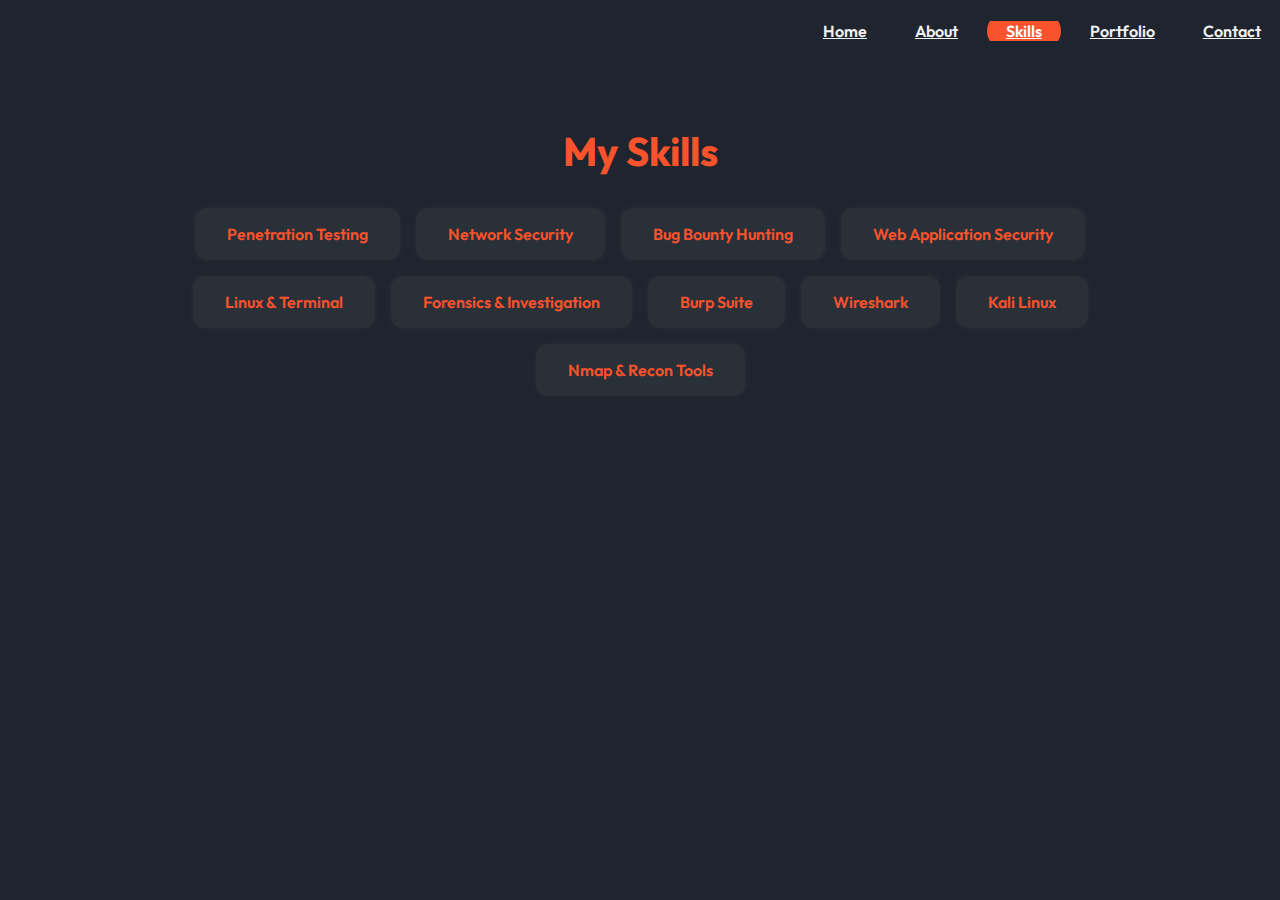
<file: about.html>
<!DOCTYPE html>
<html lang="en">
<head>
  <meta charset="UTF-8" />
  <meta name="viewport" content="width=device-width, initial-scale=1.0"/>
  <title>Skills - Sanket Kumkar</title>
  <link rel="stylesheet" href="style.css" />
  <style>
    .skills-section {
      padding: 4rem 2rem;
      background-color: #1F252E;
      color: #ffffff;
      font-family: 'Outfit', sans-serif;
    }

    .skills-container {
      max-width: 900px;
      margin: auto;
      display: flex;
      flex-wrap: wrap;
      gap: 1rem;
      justify-content: center;
    }

    .skill-box {
      background: rgba(255, 255, 255, 0.05);
      padding: 1rem 2rem;
      border-radius: 12px;
      font-size: 1rem;
      font-weight: 600;
      color: var(--primary-color);
      box-shadow: 0 0 8px rgba(255, 255, 255, 0.05);
      transition: 0.3s ease;
    }

    .skill-box:hover {
      transform: scale(1.05);
      background-color: #2d3642;
    }

    h1 {
      text-align: center;
      margin-bottom: 2rem;
      color: var(--primary-color);
      font-size: 2.5rem;
    }

    @media screen and (max-width: 600px) {
      .skill-box {
        font-size: 0.95rem;
        padding: 0.8rem 1.5rem;
      }
    }
  </style>
</head>
<body>
  <header class="page-header">
    <div class="logo"><a href="index.html">Sanket</a></div>
    <ul>
      <li><a href="index.html">Home</a></li>
      <li><a href="about.html">About</a></li>
      <li><a class="active" href="skills.html">Skills</a></li>
      <li><a href="portfolio.html">Portfolio</a></li>
      <li><a href="contact.html">Contact</a></li>
    </ul>
  </header>

  <section class="skills-section">
    <h1>My Skills</h1>
    <div class="skills-container">
      <div class="skill-box">Penetration Testing</div>
      <div class="skill-box">Network Security</div>
      <div class="skill-box">Bug Bounty Hunting</div>
      <div class="skill-box">Web Application Security</div>
      <div class="skill-box">Linux & Terminal</div>
      <div class="skill-box">Forensics & Investigation</div>
      <div class="skill-box">Burp Suite</div>
      <div class="skill-box">Wireshark</div>
      <div class="skill-box">Kali Linux</div>
      <div class="skill-box">Nmap & Recon Tools</div>
    </div>
  </section>
</body>
</html>
</file>
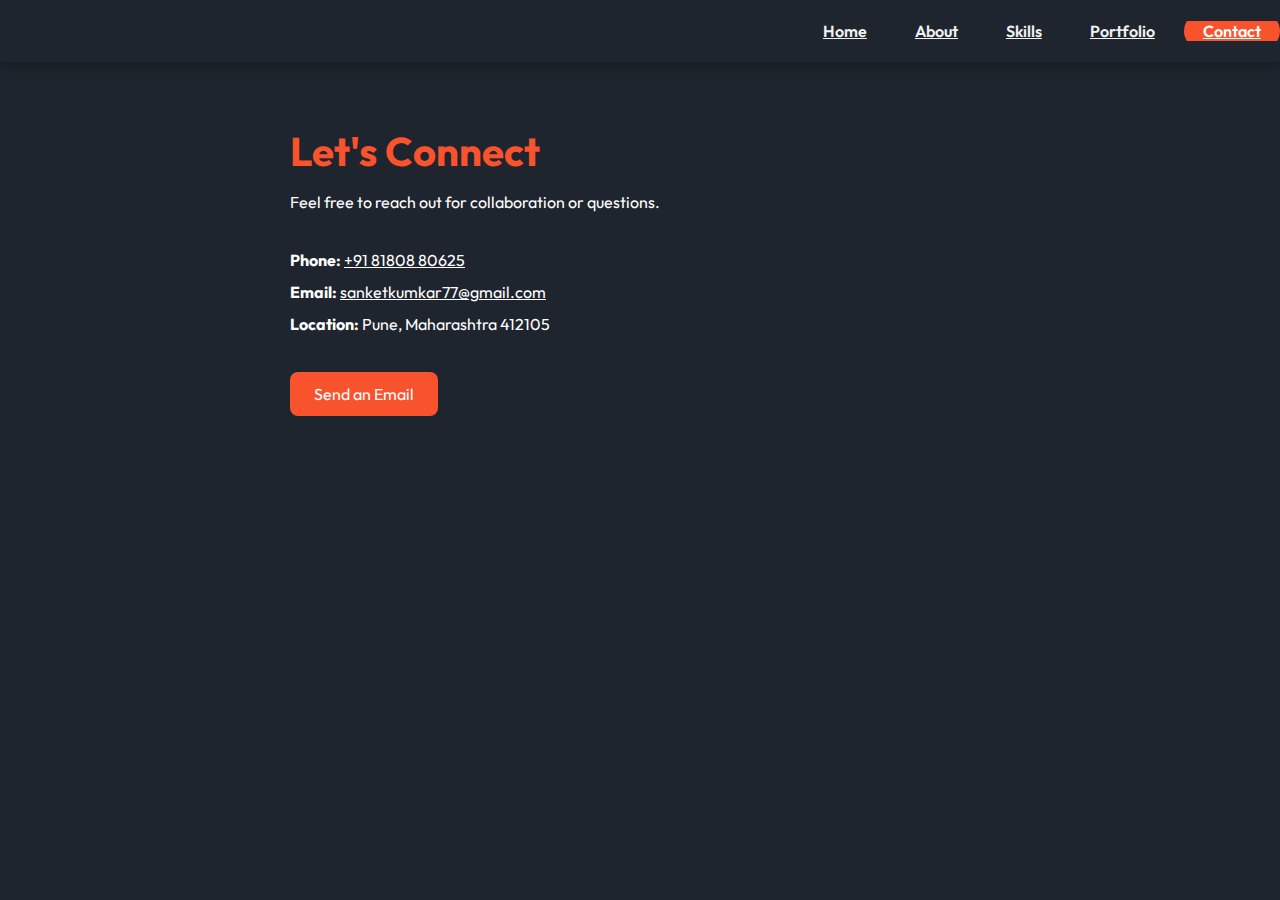
<file: contact.html>
<!DOCTYPE html>
<html lang="en">
<head>
  <meta charset="UTF-8" />
  <meta name="viewport" content="width=device-width, initial-scale=1.0"/>
  <title>Contact - Sanket Kumkar</title>
  <link rel="stylesheet" href="style.css" />
  <link rel="stylesheet" href="https://cdnjs.cloudflare.com/ajax/libs/font-awesome/6.5.0/css/all.min.css">
</head>
<body>

  <!-- Header with Navigation -->
  <header class="page-header container">
    <div class="logo"><a href="index.html">Sanket</a></div>

    <input type="checkbox" id="click">
    <label for="click" class="menu">
      <i class="fas fa-bars"></i>
    </label>

    <ul>
      <li><a href="index.html">Home</a></li>
      <li><a href="about.html">About</a></li>
      <li><a href="skills.html">Skills</a></li>
      <li><a href="portfolio.html">Portfolio</a></li>
      <li><a class="active" href="contact.html">Contact</a></li>
    </ul>
  </header>

  <!-- Contact Page Content -->
  <section class="container" style="padding: 4rem 1rem; max-width: 700px; margin: auto;">
    <h1 style="color: var(--primary-color); font-size: 2.5rem; margin-bottom: 1rem;">Let's Connect</h1>
    <p style="margin-bottom: 2rem;">Feel free to reach out for collaboration or questions.</p>

    <div style="line-height: 2;">
      <p><strong>Phone:</strong> <a href="tel:+918180880625" style="color: #fff;">+91 81808 80625</a></p>
      <p><strong>Email:</strong> <a href="mailto:sanketkumkar77@gmail.com" style="color: #fff;">sanketkumkar77@gmail.com</a></p>
      <p><strong>Location:</strong> Pune, Maharashtra 412105</p>
    </div>

    <div style="margin-top: 2rem;">
      <a href="mailto:sanketkumkar77@gmail.com" style="display: inline-block; padding: 0.75rem 1.5rem; background-color: var(--primary-color); color: #fff; border-radius: 8px; text-decoration: none;">Send an Email</a>
    </div>
  </section>

</body>
</html>
</file>
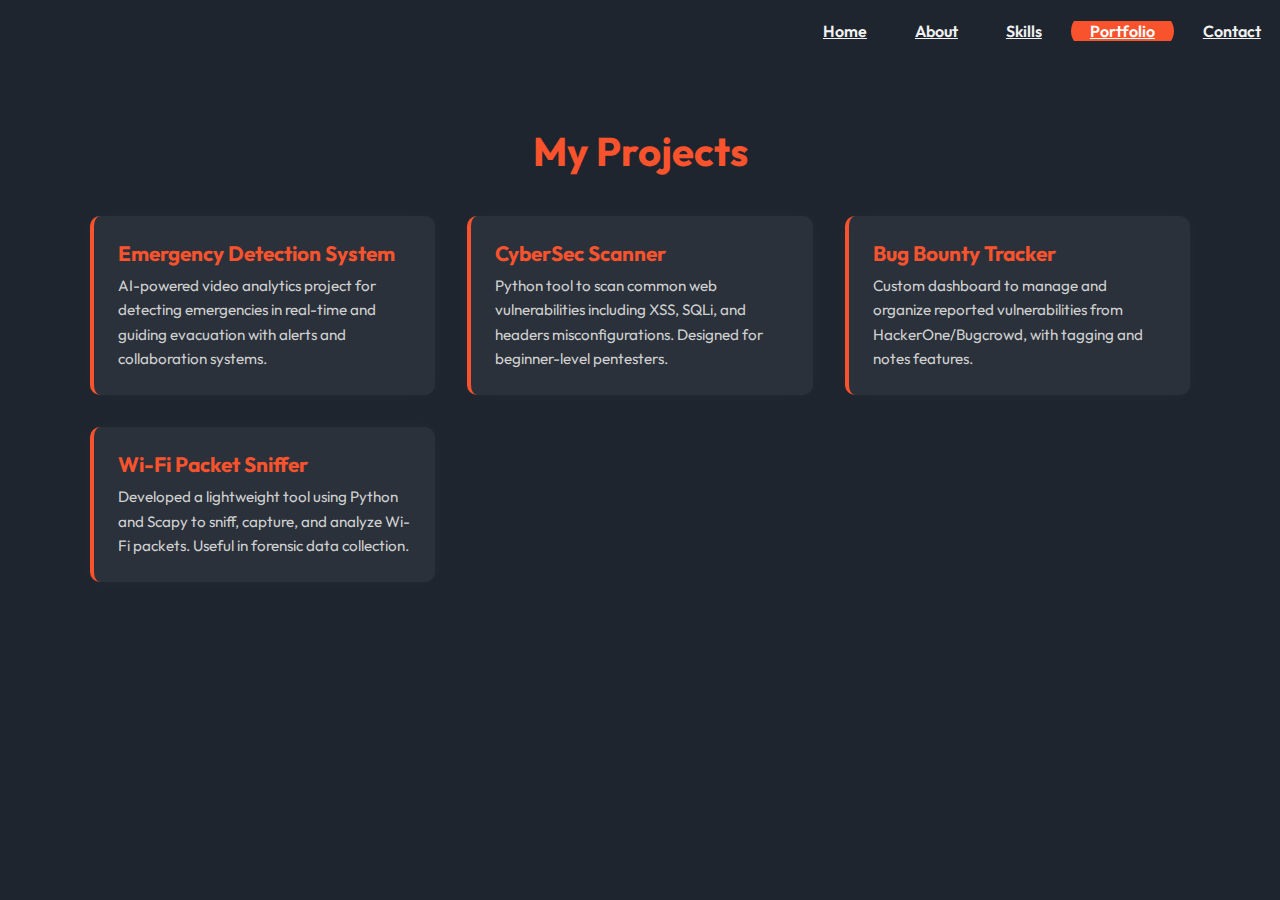
<file: portfolio.html>
<!DOCTYPE html>
<html lang="en">
<head>
  <meta charset="UTF-8" />
  <meta name="viewport" content="width=device-width, initial-scale=1.0"/>
  <title>Portfolio - Sanket Kumkar</title>
  <link rel="stylesheet" href="style.css" />
  <style>
    .portfolio-section {
      padding: 4rem 2rem;
      background-color: #1F252E;
      color: #ffffff;
      font-family: 'Outfit', sans-serif;
    }

    .portfolio-section h1 {
      text-align: center;
      margin-bottom: 2.5rem;
      color: var(--primary-color);
      font-size: 2.5rem;
    }

    .portfolio-container {
      display: grid;
      grid-template-columns: repeat(auto-fit, minmax(280px, 1fr));
      gap: 2rem;
      max-width: 1100px;
      margin: auto;
    }

    .project-card {
      background-color: #2a313b;
      padding: 1.5rem;
      border-left: 4px solid var(--primary-color);
      border-radius: 10px;
      transition: transform 0.3s ease, box-shadow 0.3s ease;
      box-shadow: 0 0 15px rgba(255, 255, 255, 0.03);
    }

    .project-card:hover {
      transform: translateY(-5px);
      box-shadow: 0 0 12px var(--primary-color);
    }

    .project-card h3 {
      color: var(--primary-color);
      font-size: 1.3rem;
      margin-bottom: 0.5rem;
    }

    .project-card p {
      font-size: 0.95rem;
      line-height: 1.6;
      color: #d0d0d0;
    }

    @media screen and (max-width: 600px) {
      .project-card {
        padding: 1rem;
      }
    }
  </style>
</head>
<body>
  <header class="page-header">
    <div class="logo"><a href="index.html">Sanket</a></div>
    <ul>
      <li><a href="index.html">Home</a></li>
      <li><a href="about.html">About</a></li>
      <li><a href="skills.html">Skills</a></li>
      <li><a class="active" href="portfolio.html">Portfolio</a></li>
      <li><a href="contact.html">Contact</a></li>
    </ul>
  </header>

  <section class="portfolio-section">
    <h1>My Projects</h1>
    <div class="portfolio-container">

      <div class="project-card">
        <h3>Emergency Detection System</h3>
        <p>AI-powered video analytics project for detecting emergencies in real-time and guiding evacuation with alerts and collaboration systems.</p>
      </div>

      <div class="project-card">
        <h3>CyberSec Scanner</h3>
        <p>Python tool to scan common web vulnerabilities including XSS, SQLi, and headers misconfigurations. Designed for beginner-level pentesters.</p>
      </div>

      <div class="project-card">
        <h3>Bug Bounty Tracker</h3>
        <p>Custom dashboard to manage and organize reported vulnerabilities from HackerOne/Bugcrowd, with tagging and notes features.</p>
      </div>

      <div class="project-card">
        <h3>Wi-Fi Packet Sniffer</h3>
        <p>Developed a lightweight tool using Python and Scapy to sniff, capture, and analyze Wi-Fi packets. Useful in forensic data collection.</p>
      </div>

    </div>
  </section>
</body>
</html>
</file>
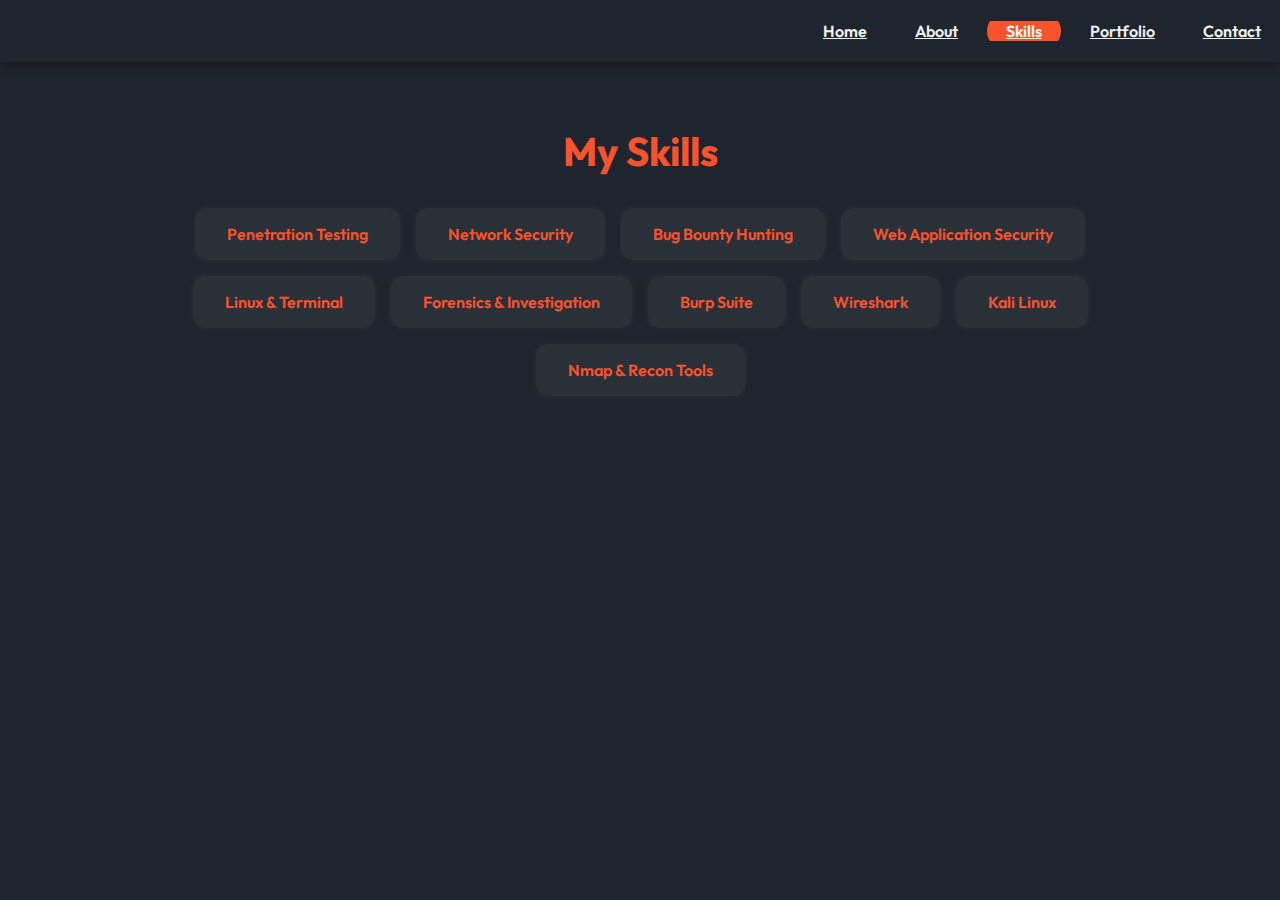
<file: skills.html>
<!DOCTYPE html>
<html lang="en">
<head>
  <meta charset="UTF-8" />
  <meta name="viewport" content="width=device-width, initial-scale=1.0"/>
  <title>Skills - Sanket Kumkar</title>
  <link rel="stylesheet" href="style.css" />
  <style>
    .skills-section {
      padding: 4rem 2rem;
      background-color: ;
      color: #ffffff;
      font-family: 'Outfit', sans-serif;
    }

    .skills-container {
      max-width: 900px;
      margin: auto;
      display: flex;
      flex-wrap: wrap;
      gap: 1rem;
      justify-content: center;
    }

    .skill-box {
      background: rgba(255, 255, 255, 0.05);
      padding: 1rem 2rem;
      border-radius: 12px;
      font-size: 1rem;
      font-weight: 600;
      color: var(--primary-color);
      box-shadow: 0 0 8px rgba(255, 255, 255, 0.05);
      transition: 0.3s ease;
    }

    .skill-box:hover {
      transform: scale(1.05);
      background-color: #2d3642;
    }

    h1 {
      text-align: center;
      margin-bottom: 2rem;
      color: var(--primary-color);
      font-size: 2.5rem;
    }

    @media screen and (max-width: 600px) {
      .skill-box {
        font-size: 0.95rem;
        padding: 0.8rem 1.5rem;
      }
    }
  </style>
</head>
<body>
  <header class="page-header">
    <div class="logo"><a href="index.html">Sanket Kumkar</a></div>
    <ul>
      <li><a href="index.html">Home</a></li>
      <li><a href="about.html">About</a></li>
      <li><a class="active" href="skills.html">Skills</a></li>
      <li><a href="portfolio.html">Portfolio</a></li>
      <li><a href="contact.html">Contact</a></li>
    </ul>
  </header>

  <section class="skills-section">
    <h1>My Skills</h1>
    <div class="skills-container">
      <div class="skill-box">Penetration Testing</div>
      <div class="skill-box">Network Security</div>
      <div class="skill-box">Bug Bounty Hunting</div>
      <div class="skill-box">Web Application Security</div>
      <div class="skill-box">Linux & Terminal</div>
      <div class="skill-box">Forensics & Investigation</div>
      <div class="skill-box">Burp Suite</div>
      <div class="skill-box">Wireshark</div>
      <div class="skill-box">Kali Linux</div>
      <div class="skill-box">Nmap & Recon Tools</div>
    </div>
  </section>
</body>
</html>
</file>
<file: style.css>
@import url('https://fonts.googleapis.com/css2?family=Poppins:wght@100;200;300;400;500;600;700;800&display=swap');
@import url('https://fonts.googleapis.com/css2?family=Outfit:wght@200;300;400;500;600;700;800&family=Roboto:wght@100;300;400&display=swap');

:root {
    --primary-color: #f9532d;
    --primary-dark: #1F252E;
}

* {
    margin: 0;
    padding: 0;
    scroll-behavior: smooth;
}

body {
    font-family: 'Outfit', sans-serif;
    background-color: #1F252E;
    height: 100vh;
    color: #ffffff;
}
/* Genral */
.container {
    padding: 0 8.4rem;
}

.img-w {
    width: 100%;
    height: auto;
}
/* Nav */
header {
    background: 
    position: sticky;
    top: 0;
    z-index: 1000;
    box-shadow: 0 4px 15px rgba(0, 0, 0, 0.3);
}


.page-header {
    display: flex;
    justify-content: space-between;
    align-items: center;
    padding: 1rem 0;
}

.logo {
    font-size: 1.5rem;
    font-weight: 800;
    opacity: 0;
    animation: leftSideAni 1s ease forwards;
}

.logo a {
    color: #fff;
    text-decoration: none;
}

ul {
    display: flex;
    gap: .6rem;
    list-style-type: none;
    background-color: transparent;
    overflow: hidden;
}

li a {
    color: #f1f1f1;
    font-weight: 600;
    padding: 0.5rem 1.2rem;
    transition: all 0.3s ease;
    border-radius: 25px;
}

li a:hover,
li a.active {
    background-color: var(--primary-color);
    color: #fff;
}


#click {
    display: none;
}

.menu {
    display: none;
}

.mode i {
    font-size: 1.4rem;
    cursor: pointer;
    color: var(--primary-color);
    opacity: 0;
    animation: rightSideAni 1.5s ease forwards;
}

/* Nav End */

/* Section 1 */

.main {
    padding: 6rem 0;
    display: grid;
    grid-template-columns: repeat(auto-fit, minmax(277px, 1fr));
    row-gap: 2rem;
    column-gap: 6rem;
    align-items: center;
}
.main h3 {
    color: #fff;
    font-size: 1.5rem;
    opacity: 0;
    animation: topSideAni 1s ease forwards;
}
.main h1 {
    color: #fff;
    font-size: 4rem;
    font-weight: 600;
    opacity: 0;
    animation: leftSideAni 1s ease forwards;
    animation-delay: 1s;
}
.main button {
    background-color: transparent;
    color: var(--primary-color);
    border: 2px solid var(--primary-color);
    padding: 0.8rem 1rem;
    font-size: 1.1rem;
    border-radius: 7px;
    margin-top: 2rem;
    cursor: pointer;
}
.main button:hover{
    border-color: white;
    color:white;
}
.images {
    margin-left: auto;
    width: 300px;
}   
.images img {
    border-radius: 50%;
    box-shadow: 0 0 10px #D1D9E6;
}

/* Section 1 End */

/* Roundin sec */
  .main {
    position: relative;
  }
  .big-circle {
    height: 100%;
    width: 100%;
    position: relative;
    border: 3px solid #bbbbbb;
    border-radius: 50%;
    display: flex;
    display: -webkit-flex;
    align-items: center;
    -webkit-align-items: center;
    justify-content: center;
    -webkit-justify-content: center;
    animation: Rotate 20s linear infinite;
    -webkit-animation: Rotate 20s linear infinite;
  }
  .icon-block {
    width: 64px;
    height: 64px;
    position: absolute;
    border-radius: 50%;
    display: flex;
    display: -webkit-flex;
    align-items: center;
    -webkit-align-items: center;
    justify-content: center;
    -webkit-justify-content: center;
    background-color: #fff;
    box-shadow: 0 0 10px #fff;
  }
  .icon-block img {
    margin: 0px auto;
    width: 60%;
    animation: Rotate-reverse 20s linear infinite;
    -webkit-animation: Rotate-reverse 20s linear infinite;
  }
  .icon-block:first-child {
    top: 0;
    left: 50%;
    transform: translate(-50%, -50%);
    -webkit-transform: translate(-50%, -50%);
  }
  .icon-block:nth-child(2) {
    top: 50%;
    right: 0;
    transform: translate(50%, -50%);
    -webkit-transform: translate(50%, -50%);
  }
  .icon-block:nth-child(3) {
    bottom: 0;
    left: 50%;
    transform: translate(-50%, 50%);
    -webkit-transform: translate(-50%, 50%);
  }
  .icon-block:nth-child(4) {
    top: 50%;
    left: 0;
    transform: translate(-50%, -50%);
    -webkit-transform: translate(-50%, -50%);
  }
  .rounding-sec {
    position: relative;
    height: 400px;
    width: 400px;
  }
  .images {
    position: absolute;
    top: 50%;
    left: 50%;
    transform: translate(-50%, -50%);
    -webkit-transform: translate(-50%, -50%);
  }
  /* keyframe animation */

  @keyframes Rotate {
    from {
      transform: rotate(0deg);
    }
    to {
      transform: rotate(360deg);
    }
  }

  @-webkit-keyframes Rotate {
    from {
      -webkit-transform: rotate(0deg);
    }
    to {
      -webkit-transform: rotate(360deg);
    }
  }

  @keyframes Rotate-reverse {
    from {
      transform: rotate(360deg);
    }
    to {
      transform: rotate(0deg);
    }
  }

  @-webkit-keyframes Rotate-reverse {
    from {
      -webkit-transform: rotate(360deg);
    }
    to {
      -webkit-transform: rotate(0deg);
    }
  }

/* Animation */
@keyframes leftSideAni {
    0% {
        transform: translateX(-100px);
        opacity: 0;
    }
    100% {
        transform: translateX(0);
        opacity: 1;
    }
}
@keyframes navani {
    0% {
        transform: translateY(100px);
        opacity: 0;
    }
    100% {
        transform: translateY(0);
        opacity: 1;
    }
}
@keyframes topSideAni {
    0% {
        transform: translateY(-100px);
        opacity: 0;
    }
    100% {
        transform: translateY(0);
        opacity: 1;
    }
}

@media screen and (max-width: 1024px) {
    .container {
        padding: 0 4.4rem;
    }
    .main h3 {
        color: #000;
        margin-top: 1rem;
    }
}
@media screen and (max-width: 990px) {
    .main {
        grid-template-columns: repeat(auto-fit, minmax(420px, 1fr));
    }
    .rounding-sec {
        margin: auto;
    }
}

@media screen and (max-width: 768px) {
    .container {
        padding: 0 1.6rem;
    }
}

@media screen and (max-width:600px) {
  ul {
    background: var(--primary-dark);
    width: 100%;
    height: 100vh;
    position: absolute;
    display: flex;
    flex-direction: column;
    text-align: center;
    top: 3.4rem;
    left: -100%;
    z-index: 111111;
  }

  .menu {
    display: block;
    font-size: 1.5rem;
    font-weight: bold;
    color: var(--primary-color);
  }

  #click:checked ~ ul {
    left: 0%;
    transition: all 0.3s ease;
  }
}
</file>
